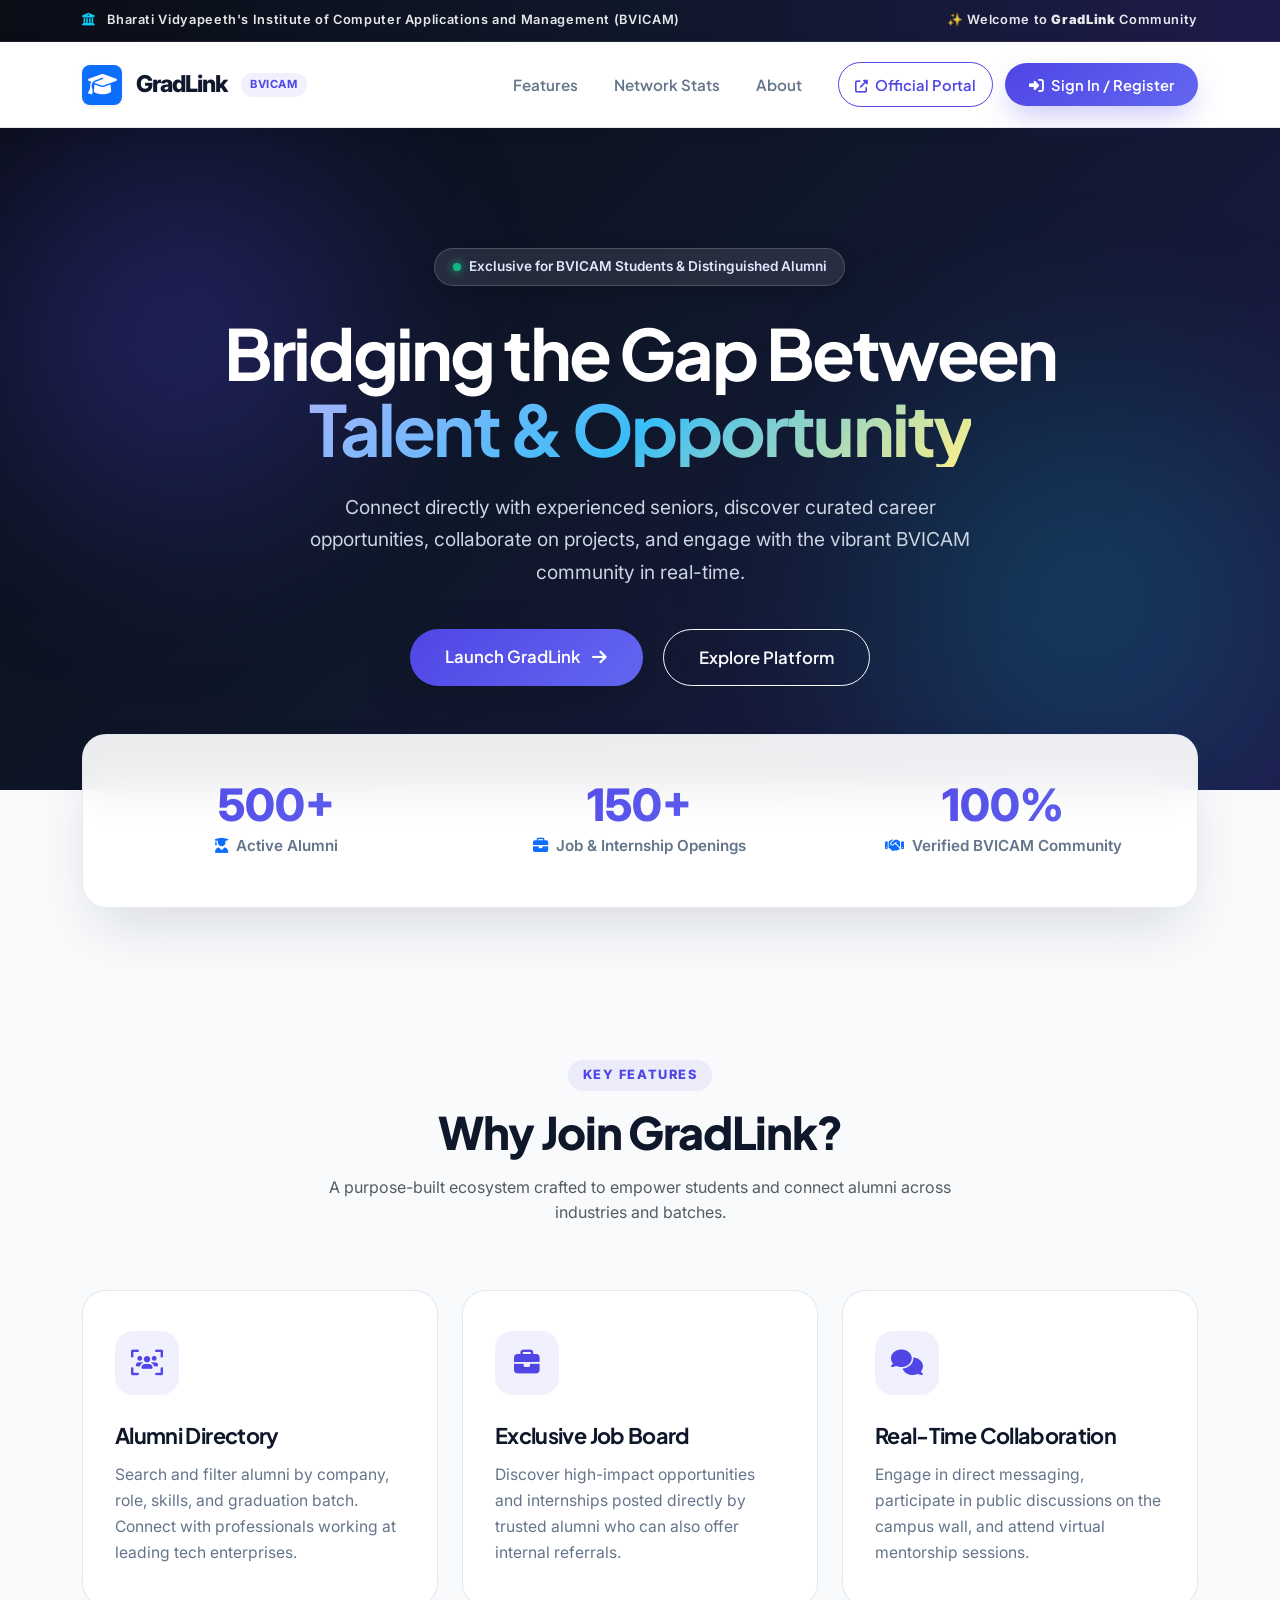
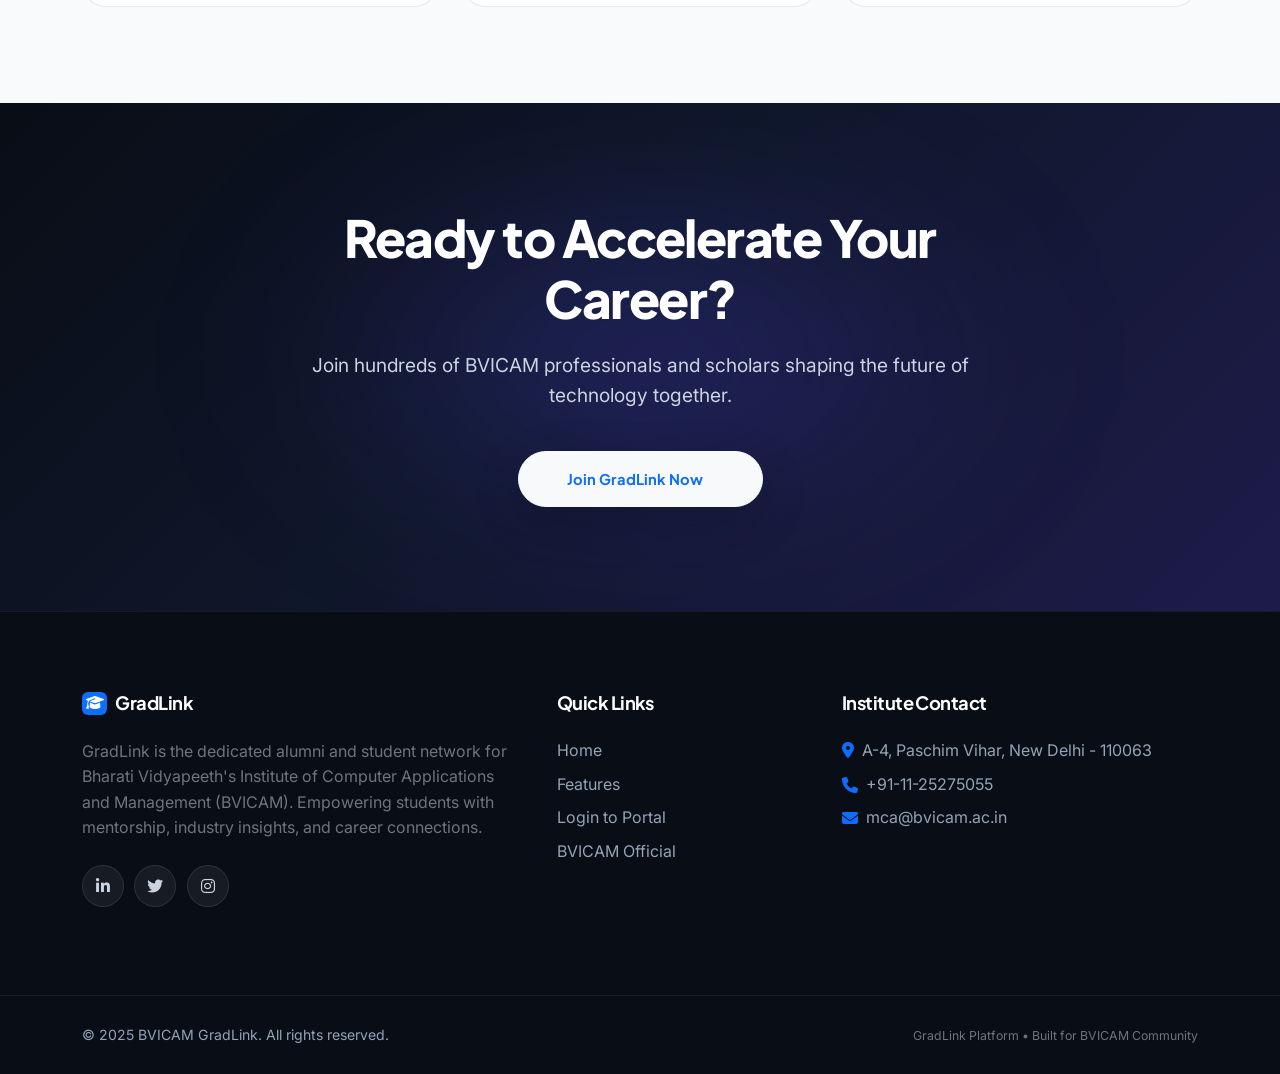
<file: src/main/resources/static/index.html>
<!DOCTYPE html>
<!--
  ============================================================================
  FILE: src/main/resources/static/index.html
  PURPOSE: Public marketing and onboarding landing page for GradLink (BVICAM).

  OVERVIEW:
    Static entry page served at `/` and `/index.html`. Introduces the GradLink
    student & alumni networking platform with:
      1. Top Institutional Announcement Bar (`.top-bar`)
      2. Sticky Glassmorphic Navigation Bar (`.navbar`) with section links
         (`#features`, `#stats`, `#about`), BVICAM official portal link, and
         CTA button to `login.html`.
      3. Hero Banner (`.hero-section`) with primary "Launch GradLink" CTA.
      4. Community Statistics Section (`#stats`).
      5. Key Platform Features Grid (`#features` — Directory, Job Board, Real-Time Chat).
      6. Call-to-Action Banner (`.cta-section`) & Institute Contact Footer (`#about`).

  STYLESHEETS:
    - `css/tokens.css`  : Design tokens (colors, typography, shadows)
    - `css/landing.css` : Landing-page-specific layout and animations
  ============================================================================
-->
<html lang="en">
<head>
    <meta charset="UTF-8">
    <meta name="viewport" content="width=device-width, initial-scale=1.0">
    <title>GradLink | BVICAM Alumni & Student Network</title>
    <meta name="description" content="GradLink is the exclusive alumni and student networking platform for Bharati Vidyapeeth's Institute of Computer Applications and Management (BVICAM).">
    
    <!-- Google Fonts: Plus Jakarta Sans & Inter -->
    <link rel="preconnect" href="https://fonts.googleapis.com">
    <link rel="preconnect" href="https://fonts.gstatic.com" crossorigin>
    <link href="https://fonts.googleapis.com/css2?family=Plus+Jakarta+Sans:wght@400;500;600;700;800&family=Inter:wght@300;400;500;600;700&display=swap" rel="stylesheet">
    
    <!-- Bootstrap 5.3 & FontAwesome -->
    <link href="https://cdn.jsdelivr.net/npm/bootstrap@5.3.0/dist/css/bootstrap.min.css" rel="stylesheet">
    <link href="https://cdnjs.cloudflare.com/ajax/libs/font-awesome/6.4.0/css/all.min.css" rel="stylesheet">
    
    <!-- Custom Theme Tokens & Landing Styles -->
    <link href="css/tokens.css" rel="stylesheet">
    <link href="css/landing.css" rel="stylesheet">
</head>
<body class="landing-page">

    <!-- =====================================================================
         1. TOP ANNOUNCEMENT BAR: Displays institute name and welcome tagline
         ===================================================================== -->
    <div class="top-bar">
        <div class="container text-center text-md-start">
            <div class="row align-items-center">
                <div class="col-md-8 text-center text-md-start mb-1 mb-md-0">
                    <i class="fas fa-university me-2 text-info"></i>
                    Bharati Vidyapeeth's Institute of Computer Applications and Management (BVICAM)
                </div>
                <div class="col-md-4 text-center text-md-end">
                    <span>✨ Welcome to <strong>GradLink</strong> Community</span>
                </div>
            </div>
        </div>
    </div>

    <!-- =====================================================================
         2. STICKY GLASS NAVBAR: Brand logo, anchor links, and Sign In button
         ===================================================================== -->
    <nav class="navbar navbar-expand-lg sticky-top">
        <div class="container">
            <a class="navbar-brand" href="index.html">
                <span class="d-inline-flex align-items-center justify-content-center bg-primary text-white rounded-3 shadow-sm" style="width: 40px; height: 40px;">
                    <i class="fas fa-graduation-cap"></i>
                </span>
                <span>GradLink</span>
                <span class="brand-badge">BVICAM</span>
            </a>
            <button class="navbar-toggler border-0 shadow-none" type="button" data-bs-toggle="collapse" data-bs-target="#navbarNav" aria-label="Toggle navigation">
                <i class="fas fa-bars fs-5"></i>
            </button>
            <div class="collapse navbar-collapse" id="navbarNav">
                <ul class="navbar-nav ms-auto align-items-center gap-1">
                    <li class="nav-item">
                        <a class="nav-link" href="#features">Features</a>
                    </li>
                    <li class="nav-item">
                        <a class="nav-link" href="#stats">Network Stats</a>
                    </li>
                    <li class="nav-item">
                        <a class="nav-link" href="#about">About</a>
                    </li>
                    <li class="nav-item ms-lg-3">
                        <a href="https://bvicam.in" target="_blank" rel="noopener noreferrer" class="btn btn-outline-primary btn-sm px-3">
                            <i class="fas fa-external-link-alt me-1 small"></i> Official Portal
                        </a>
                    </li>
                    <li class="nav-item ms-lg-2 mt-2 mt-lg-0">
                        <a href="login.html" class="btn btn-primary btn-sm px-4">
                            <i class="fas fa-sign-in-alt me-1"></i> Sign In / Register
                        </a>
                    </li>
                </ul>
            </div>
        </div>
    </nav>

    <!-- =====================================================================
         3. HERO SECTION: Main headline, value proposition, and primary CTAs
         ===================================================================== -->
    <section class="hero-section text-center d-flex align-items-center">
        <div class="container hero-content">
            <div class="hero-badge animate-fade-in">
                <span class="pulse-dot"></span>
                <span>Exclusive for BVICAM Students & Distinguished Alumni</span>
            </div>
            <h1 class="display-3 fw-bold mb-4">
                Bridging the Gap Between<br>
                <span class="hero-gradient-text">Talent & Opportunity</span>
            </h1>
            <p class="hero-lead">
                Connect directly with experienced seniors, discover curated career opportunities, collaborate on projects, and engage with the vibrant BVICAM community in real-time.
            </p>
            <div class="hero-cta-group">
                <a href="login.html" class="btn btn-primary btn-lg hero-cta-btn shadow-lg">
                    Launch GradLink <i class="fas fa-arrow-right ms-2"></i>
                </a>
                <a href="#features" class="btn btn-outline-light btn-lg hero-cta-btn">
                    Explore Platform
                </a>
            </div>
        </div>
    </section>

    <!-- =====================================================================
         4. FLOATING STATISTICS CARD (#stats): Highlights network reach
         ===================================================================== -->
    <section class="stats-section" id="stats">
        <div class="container">
            <div class="stats-card-wrapper">
                <div class="row text-center g-4">
                    <div class="col-md-4">
                        <div class="stat-card">
                            <div class="stat-number">500+</div>
                            <p class="stat-label"><i class="fas fa-user-graduate text-primary me-2"></i>Active Alumni</p>
                        </div>
                    </div>
                    <div class="col-md-4">
                        <div class="stat-card">
                            <div class="stat-number">150+</div>
                            <p class="stat-label"><i class="fas fa-briefcase text-primary me-2"></i>Job & Internship Openings</p>
                        </div>
                    </div>
                    <div class="col-md-4">
                        <div class="stat-card">
                            <div class="stat-number">100%</div>
                            <p class="stat-label"><i class="fas fa-handshake text-primary me-2"></i>Verified BVICAM Community</p>
                        </div>
                    </div>
                </div>
            </div>
        </div>
    </section>

    <!-- =====================================================================
         5. KEY FEATURES SECTION (#features): Overview of core GradLink modules
         ===================================================================== -->
    <section id="features">
        <div class="container">
            <div class="section-header">
                <span class="section-kicker">Key Features</span>
                <h2 class="section-title">Why Join GradLink?</h2>
                <p class="text-muted fs-6">
                    A purpose-built ecosystem crafted to empower students and connect alumni across industries and batches.
                </p>
            </div>
            
            <div class="row g-4">
                <div class="col-md-4">
                    <div class="feature-card">
                        <div class="feature-icon-wrapper">
                            <i class="fas fa-users-viewfinder"></i>
                        </div>
                        <h4>Alumni Directory</h4>
                        <p>Search and filter alumni by company, role, skills, and graduation batch. Connect with professionals working at leading tech enterprises.</p>
                    </div>
                </div>
                <div class="col-md-4">
                    <div class="feature-card">
                        <div class="feature-icon-wrapper">
                            <i class="fas fa-briefcase"></i>
                        </div>
                        <h4>Exclusive Job Board</h4>
                        <p>Discover high-impact opportunities and internships posted directly by trusted alumni who can also offer internal referrals.</p>
                    </div>
                </div>
                <div class="col-md-4">
                    <div class="feature-card">
                        <div class="feature-icon-wrapper">
                            <i class="fas fa-comments"></i>
                        </div>
                        <h4>Real-Time Collaboration</h4>
                        <p>Engage in direct messaging, participate in public discussions on the campus wall, and attend virtual mentorship sessions.</p>
                    </div>
                </div>
            </div>
        </div>
    </section>

    <!-- =====================================================================
         6. CALL TO ACTION BANNER: Prompts visitors to sign in to GradLink
         ===================================================================== -->
    <section class="cta-section">
        <div class="container">
            <div class="cta-content">
                <h2>Ready to Accelerate Your Career?</h2>
                <p>Join hundreds of BVICAM professionals and scholars shaping the future of technology together.</p>
                <a href="login.html" class="btn btn-light text-primary btn-lg px-5 py-3 rounded-pill fw-bold shadow-lg">
                    Join GradLink Now <i class="fas fa-sparkles ms-2 text-warning"></i>
                </a>
            </div>
        </div>
    </section>

    <!-- =====================================================================
         7. FOOTER (#about): Brand summary, quick navigation links, & address
         ===================================================================== -->
    <footer>
        <div class="container">
            <div class="row g-4">
                <div class="col-lg-5 col-md-12 mb-4">
                    <h5 class="d-flex align-items-center gap-2">
                        <span class="bg-primary text-white rounded p-1 d-inline-flex" style="font-size: 0.9rem;">
                            <i class="fas fa-graduation-cap"></i>
                        </span>
                        <span>GradLink</span>
                    </h5>
                    <p class="pe-lg-4 text-secondary">
                        GradLink is the dedicated alumni and student network for Bharati Vidyapeeth's Institute of Computer Applications and Management (BVICAM). Empowering students with mentorship, industry insights, and career connections.
                    </p>
                    <div class="mt-4 d-flex">
                        <a href="#" class="social-icon-link" aria-label="GradLink LinkedIn" title="LinkedIn">
                            <i class="fab fa-linkedin-in"></i>
                        </a>
                        <a href="#" class="social-icon-link" aria-label="GradLink Twitter" title="Twitter">
                            <i class="fab fa-twitter"></i>
                        </a>
                        <a href="#" class="social-icon-link" aria-label="GradLink Instagram" title="Instagram">
                            <i class="fab fa-instagram"></i>
                        </a>
                    </div>
                </div>
                
                <div class="col-lg-3 col-md-6 mb-4">
                    <h5>Quick Links</h5>
                    <ul class="list-unstyled">
                        <li class="mb-2"><a href="#">Home</a></li>
                        <li class="mb-2"><a href="#features">Features</a></li>
                        <li class="mb-2"><a href="login.html">Login to Portal</a></li>
                        <li class="mb-2"><a href="https://bvicam.in" target="_blank" rel="noopener noreferrer">BVICAM Official</a></li>
                    </ul>
                </div>

                <div class="col-lg-4 col-md-6 mb-4" id="about">
                    <h5>Institute Contact</h5>
                    <ul class="list-unstyled">
                        <li class="mb-2 d-flex align-items-start gap-2">
                            <i class="fas fa-map-marker-alt text-primary mt-1"></i>
                            <span>A-4, Paschim Vihar, New Delhi - 110063</span>
                        </li>
                        <li class="mb-2 d-flex align-items-center gap-2">
                            <i class="fas fa-phone text-primary"></i>
                            <span>+91-11-25275055</span>
                        </li>
                        <li class="mb-2 d-flex align-items-center gap-2">
                            <i class="fas fa-envelope text-primary"></i>
                            <span>mca@bvicam.ac.in</span>
                        </li>
                    </ul>
                </div>
            </div>
        </div>

        <div class="footer-bottom">
            <div class="container">
                <div class="row align-items-center">
                    <div class="col-md-6 text-center text-md-start mb-2 mb-md-0">
                        &copy; 2025 BVICAM GradLink. All rights reserved.
                    </div>
                    <div class="col-md-6 text-center text-md-end">
                        <small class="text-secondary">
                            GradLink Platform • Built for BVICAM Community
                        </small>
                    </div>
                </div>
            </div>
        </div>
    </footer>

    <!-- Bootstrap Bundle JS (for mobile navbar collapse toggle) -->
    <script src="https://cdn.jsdelivr.net/npm/bootstrap@5.3.0/dist/js/bootstrap.bundle.min.js"></script>
</body>
</html>
</file>
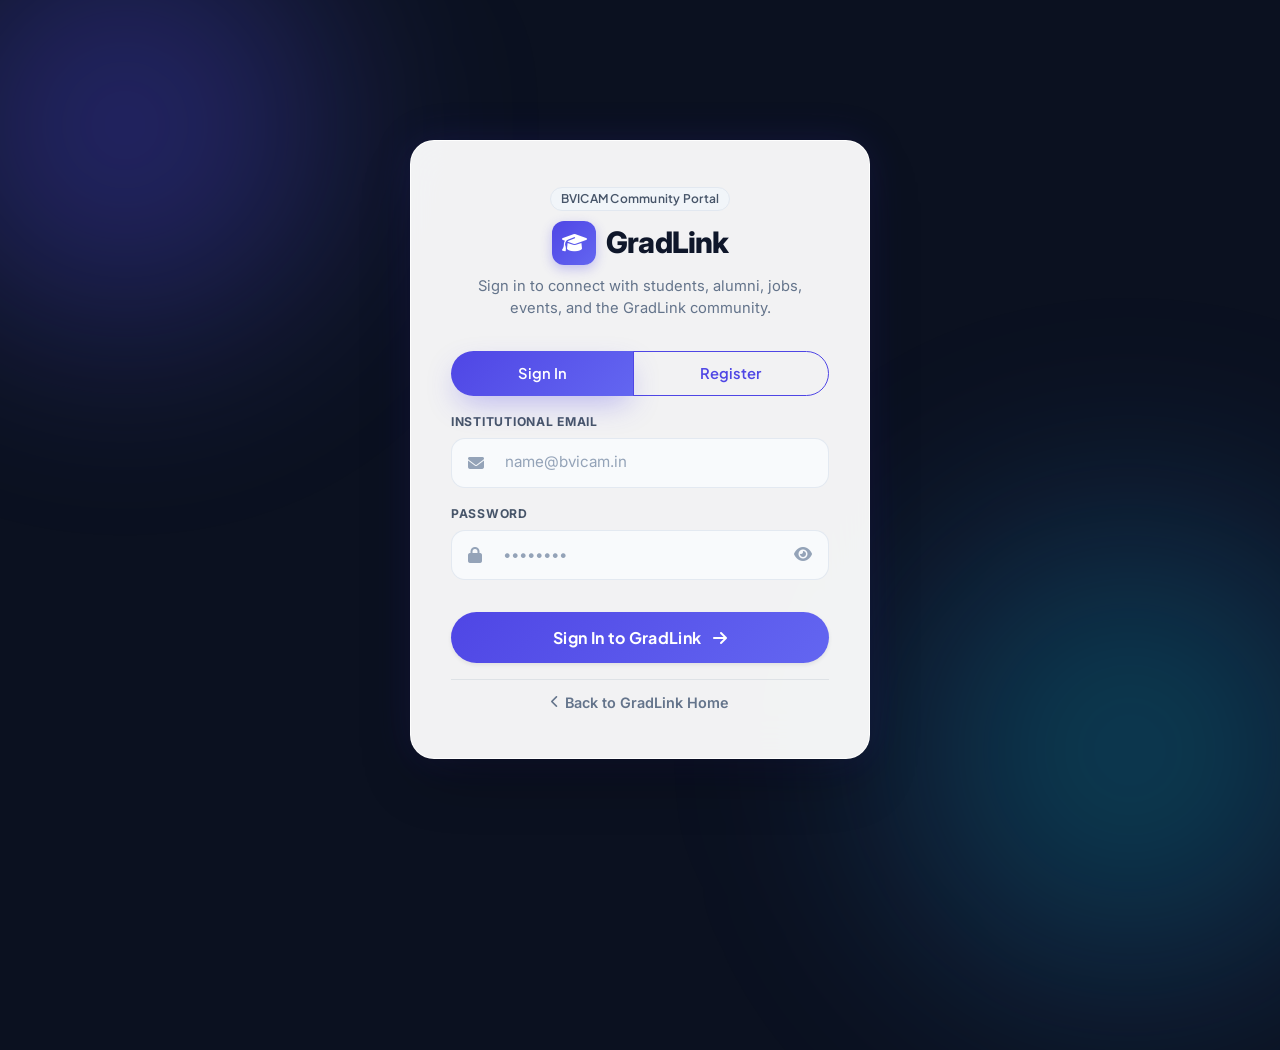
<file: src/main/resources/static/login.html>
<!DOCTYPE html>
<html lang="en">
<head>
    <meta charset="UTF-8">
    <meta name="viewport" content="width=device-width, initial-scale=1.0">
    <title>Login & Register - GradLink</title>
    <meta name="description" content="Sign in or register for GradLink, the exclusive BVICAM student and alumni networking platform.">

    <!-- Google Fonts -->
    <link rel="preconnect" href="https://fonts.googleapis.com">
    <link rel="preconnect" href="https://fonts.gstatic.com" crossorigin>
    <link href="https://fonts.googleapis.com/css2?family=Plus+Jakarta+Sans:wght@400;500;600;700;800&family=Inter:wght@300;400;500;600;700&display=swap" rel="stylesheet">

    <!-- Bootstrap 5.3 & FontAwesome -->
    <link href="https://cdn.jsdelivr.net/npm/bootstrap@5.3.0/dist/css/bootstrap.min.css" rel="stylesheet">
    <link href="https://cdnjs.cloudflare.com/ajax/libs/font-awesome/6.4.0/css/all.min.css" rel="stylesheet">

    <!-- Custom Theme Tokens & Auth Styles -->
    <link href="css/tokens.css" rel="stylesheet">
    <link href="css/auth.css" rel="stylesheet">
</head>
<body class="auth-page">

    <div class="container">
        <div class="login-card">
            <div class="text-center mb-3">
                <span class="badge badge-bvicam mb-2">BVICAM Community Portal</span>
                <div class="brand-header">
                    <div class="brand-icon-box">
                        <i class="fas fa-graduation-cap"></i>
                    </div>
                    <span>GradLink</span>
                </div>
                <p class="auth-subtitle" id="authSubtitle">Sign in to connect with students, alumni, jobs, events, and the GradLink community.</p>
            </div>

            <!-- Mode Toggle -->
            <div class="btn-group w-100 mb-3" role="group" aria-label="Authentication mode">
                <button type="button" id="showLoginTab" class="btn btn-primary btn-sm fw-semibold" onclick="switchAuthMode('login')">Sign In</button>
                <button type="button" id="showRegisterTab" class="btn btn-outline-primary btn-sm fw-semibold" onclick="switchAuthMode('register')">Register</button>
            </div>

            <!-- Dynamic Alert Box -->
            <div id="alertBox" class="alert alert-danger d-none" role="alert"></div>

            <!-- Login Form -->
            <form id="loginForm">
                <div class="mb-3">
                    <label for="email" class="form-label">Institutional Email</label>
                    <div class="input-group">
                        <span class="input-group-text"><i class="fas fa-envelope"></i></span>
                        <input type="email" id="email" class="form-control" placeholder="name@bvicam.in" required autocomplete="email">
                    </div>
                </div>

                <div class="mb-4">
                    <label for="password" class="form-label">Password</label>
                    <div class="input-group">
                        <span class="input-group-text"><i class="fas fa-lock"></i></span>
                        <input type="password" id="password" class="form-control" placeholder="••••••••" required autocomplete="current-password">
                        <button type="button" class="password-toggle-btn" onclick="togglePasswordVisibility('password', 'togglePasswordIcon')" aria-label="Toggle password visibility">
                            <i class="fas fa-eye" id="togglePasswordIcon"></i>
                        </button>
                    </div>
                </div>

                <button type="submit" id="loginSubmitBtn" class="btn btn-primary btn-submit shadow-sm">
                    <span>Sign In to GradLink</span>
                    <i class="fas fa-arrow-right ms-2"></i>
                </button>
            </form>

            <!-- Self-Registration Form (Student / Alumni) -->
            <form id="registerForm" class="d-none">
                <div class="mb-2">
                    <label for="regName" class="form-label">Full Name</label>
                    <div class="input-group">
                        <span class="input-group-text"><i class="fas fa-user"></i></span>
                        <input type="text" id="regName" class="form-control" placeholder="Your full name" required autocomplete="name">
                    </div>
                </div>

                <div class="mb-2">
                    <label for="regEmail" class="form-label">Email Address</label>
                    <div class="input-group">
                        <span class="input-group-text"><i class="fas fa-envelope"></i></span>
                        <input type="email" id="regEmail" class="form-control" placeholder="name@bvicam.in" required autocomplete="email">
                    </div>
                </div>

                <div class="row g-2 mb-2">
                    <div class="col-6">
                        <label for="regRole" class="form-label">Role</label>
                        <select id="regRole" class="form-select">
                            <option value="STUDENT" selected>Student</option>
                            <option value="ALUMNI">Alumni</option>
                        </select>
                    </div>
                    <div class="col-6">
                        <label for="regDept" class="form-label">Department</label>
                        <select id="regDept" class="form-select">
                            <option value="MCA" selected>MCA</option>
                            <option value="BJMC">BJMC</option>
                            <option value="">Other</option>
                        </select>
                    </div>
                </div>

                <div class="row g-2 mb-2">
                    <div class="col-6">
                        <label for="regBatch" class="form-label">Batch Year</label>
                        <input type="number" id="regBatch" class="form-control" placeholder="e.g. 2026" min="1995" max="2035">
                    </div>
                    <div class="col-6">
                        <label for="regEnrollment" class="form-label">Enrollment No.</label>
                        <input type="text" id="regEnrollment" class="form-control" placeholder="Optional">
                    </div>
                </div>

                <div class="mb-3">
                    <label for="regPassword" class="form-label">Password (min 6 chars)</label>
                    <div class="input-group">
                        <span class="input-group-text"><i class="fas fa-lock"></i></span>
                        <input type="password" id="regPassword" class="form-control" placeholder="Create password" minlength="6" required autocomplete="new-password">
                        <button type="button" class="password-toggle-btn" onclick="togglePasswordVisibility('regPassword', 'toggleRegPasswordIcon')" aria-label="Toggle registration password visibility">
                            <i class="fas fa-eye" id="toggleRegPasswordIcon"></i>
                        </button>
                    </div>
                </div>

                <button type="submit" id="registerSubmitBtn" class="btn btn-primary btn-submit shadow-sm">
                    <span>Create GradLink Account</span>
                    <i class="fas fa-user-plus ms-2"></i>
                </button>
            </form>

            <!-- Navigation link back to public landing page -->
            <div class="text-center mt-3 pt-2 border-top">
                <a href="index.html" class="auth-footer-link">
                    <i class="fas fa-chevron-left small"></i>
                    <span>Back to GradLink Home</span>
                </a>
            </div>
        </div>
    </div>

    <script>
        function togglePasswordVisibility(inputId = "password", iconId = "togglePasswordIcon") {
            const pwd = document.getElementById(inputId);
            const icon = document.getElementById(iconId);
            if (!pwd || !icon) return;
            if (pwd.type === "password") {
                pwd.type = "text";
                icon.classList.remove("fa-eye");
                icon.classList.add("fa-eye-slash");
            } else {
                pwd.type = "password";
                icon.classList.remove("fa-eye-slash");
                icon.classList.add("fa-eye");
            }
        }
    </script>
    <script src="js/app.js"></script>
</body>
</html>
</file>
<file: src/main/resources/static/css/tokens.css>
/* ==========================================================================
   GradLink (BVICAM) - Design System Tokens & Base Reset (tokens.css)
   --------------------------------------------------------------------------
   Purpose:
   - Defines all global CSS custom properties (--cc-*) for colors, surfaces,
     typography, spacing, border radii, shadows, and gradients.
   - Provides base element resets, scrollbar styling, Bootstrap overrides,
     and shared keyframe animations (fadeInScale, pulseRing, floatSlow).
   - Imported first by index.html, login.html, and dashboard.html.
   ========================================================================== */

@import url('https://fonts.googleapis.com/css2?family=Plus+Jakarta+Sans:wght@400;500;600;700;800&family=Inter:wght@300;400;500;600;700&display=swap');

:root {
    /* Brand Colors */
    --cc-primary: #4f46e5;
    --cc-primary-strong: #4338ca;
    --cc-primary-light: #6366f1;
    --cc-primary-subtle: rgba(79, 70, 229, 0.08);
    --cc-primary-glow: rgba(79, 70, 229, 0.25);
    
    --cc-secondary: #0f172a;
    --cc-secondary-light: #1e293b;
    --cc-secondary-subtle: rgba(15, 23, 42, 0.04);
    
    --cc-accent: #f59e0b;
    --cc-accent-rose: #ec4899;
    --cc-accent-cyan: #06b6d4;
    
    --cc-success: #10b981;
    --cc-success-subtle: rgba(16, 185, 129, 0.12);
    --cc-warning: #f59e0b;
    --cc-warning-subtle: rgba(245, 158, 11, 0.12);
    --cc-danger: #ef4444;
    --cc-danger-subtle: rgba(239, 68, 68, 0.12);
    --cc-info: #0ea5e9;
    --cc-info-subtle: rgba(14, 165, 233, 0.12);
    
    /* Neutral & Backgrounds */
    --cc-bg: #f8fafc;
    --cc-bg-mesh: radial-gradient(at 10% 10%, rgba(99, 102, 241, 0.08) 0px, transparent 50%),
                  radial-gradient(at 90% 15%, rgba(6, 182, 212, 0.07) 0px, transparent 45%),
                  radial-gradient(at 50% 90%, rgba(245, 158, 11, 0.05) 0px, transparent 50%),
                  #f8fafc;
    --cc-surface: rgba(255, 255, 255, 0.82);
    --cc-surface-strong: #ffffff;
    --cc-surface-muted: #f1f5f9;
    --cc-surface-glass: rgba(255, 255, 255, 0.75);
    
    /* Borders */
    --cc-border: rgba(226, 232, 240, 0.9);
    --cc-border-subtle: rgba(241, 245, 249, 0.8);
    --cc-border-strong: rgba(203, 213, 225, 0.95);
    --cc-border-glow: rgba(99, 102, 241, 0.35);
    
    /* Typography */
    --cc-text: #0f172a;
    --cc-text-secondary: #334155;
    --cc-muted: #64748b;
    --cc-font-heading: 'Plus Jakarta Sans', system-ui, -apple-system, sans-serif;
    --cc-font-body: 'Inter', system-ui, -apple-system, sans-serif;
    
    /* Gradients */
    --cc-gradient-primary: linear-gradient(135deg, #4f46e5 0%, #3b82f6 50%, #06b6d4 100%);
    --cc-gradient-brand: linear-gradient(135deg, #4f46e5 0%, #6366f1 100%);
    --cc-gradient-card: linear-gradient(180deg, rgba(255, 255, 255, 0.95) 0%, rgba(248, 250, 252, 0.95) 100%);
    --cc-gradient-hero: linear-gradient(135deg, #090d16 0%, #0f172a 45%, #1e1b4b 100%);
    --cc-gradient-accent: linear-gradient(135deg, #f59e0b 0%, #ef4444 100%);
    --cc-gradient-glow: linear-gradient(135deg, rgba(79, 70, 229, 0.2) 0%, rgba(59, 130, 246, 0.2) 100%);
    
    /* Shapes & Radii */
    --cc-radius-full: 9999px;
    --cc-radius-xl: 24px;
    --cc-radius-lg: 18px;
    --cc-radius-md: 14px;
    --cc-radius-sm: 10px;
    
    /* Shadows */
    --cc-shadow-sm: 0 2px 6px rgba(15, 23, 42, 0.04), 0 1px 2px rgba(15, 23, 42, 0.02);
    --cc-shadow-md: 0 10px 25px -5px rgba(15, 23, 42, 0.06), 0 8px 10px -6px rgba(15, 23, 42, 0.03);
    --cc-shadow-lg: 0 20px 40px -12px rgba(15, 23, 42, 0.09), 0 12px 16px -8px rgba(15, 23, 42, 0.04);
    --cc-shadow-xl: 0 28px 60px -15px rgba(15, 23, 42, 0.14);
    --cc-shadow-primary: 0 12px 30px -6px rgba(79, 70, 229, 0.35);
    --cc-shadow-glow: 0 0 24px rgba(99, 102, 241, 0.25);
}

html {
    scroll-behavior: smooth;
}

body {
    min-height: 100vh;
    background: var(--cc-bg-mesh);
    color: var(--cc-text);
    font-family: var(--cc-font-body);
    overflow-x: hidden;
    line-height: 1.6;
    -webkit-font-smoothing: antialiased;
    -moz-osx-font-smoothing: grayscale;
}

body::selection,
body ::selection {
    background: rgba(79, 70, 229, 0.2);
    color: var(--cc-primary-strong);
}

h1, h2, h3, h4, h5, h6, .brand-font {
    font-family: var(--cc-font-heading);
    letter-spacing: -0.03em;
    font-weight: 700;
}

a {
    color: inherit;
    text-decoration: none;
    transition: color 0.2s ease;
}

a:hover {
    color: var(--cc-primary);
}

/* Custom modern scrollbar */
::-webkit-scrollbar {
    width: 8px;
    height: 8px;
}
::-webkit-scrollbar-track {
    background: transparent;
}
::-webkit-scrollbar-thumb {
    background: rgba(148, 163, 184, 0.5);
    border-radius: 999px;
}
::-webkit-scrollbar-thumb:hover {
    background: rgba(100, 116, 139, 0.7);
}

/* Buttons */
.btn {
    border-radius: var(--cc-radius-full);
    font-family: var(--cc-font-heading);
    font-weight: 600;
    font-size: 0.92rem;
    padding: 0.65rem 1.35rem;
    transition: all 0.25s cubic-bezier(0.16, 1, 0.3, 1);
    position: relative;
    overflow: hidden;
}

.btn:hover {
    transform: translateY(-2px);
}

.btn:active {
    transform: translateY(0);
}

.btn-primary {
    background: var(--cc-gradient-brand);
    border: none;
    color: #fff;
    box-shadow: var(--cc-shadow-primary);
}

.btn-primary:hover,
.btn-primary:focus,
.btn-primary:active {
    background: linear-gradient(135deg, #4338ca 0%, #4f46e5 100%) !important;
    box-shadow: 0 16px 36px -6px rgba(79, 70, 229, 0.45);
    color: #fff !important;
}

.btn-outline-primary {
    border: 1.5px solid var(--cc-primary);
    color: var(--cc-primary);
    background: transparent;
}

.btn-outline-primary:hover {
    background: var(--cc-primary-subtle);
    border-color: var(--cc-primary-strong);
    color: var(--cc-primary-strong);
}

/* Glass Surface Utilities */
.cc-glass-panel {
    background: var(--cc-surface-glass);
    backdrop-filter: blur(20px);
    -webkit-backdrop-filter: blur(20px);
    border: 1px solid var(--cc-border);
    box-shadow: var(--cc-shadow-md);
    border-radius: var(--cc-radius-xl);
}

.cc-card {
    background: var(--cc-surface-strong);
    border: 1px solid var(--cc-border);
    border-radius: var(--cc-radius-lg);
    box-shadow: var(--cc-shadow-sm);
    transition: all 0.25s cubic-bezier(0.16, 1, 0.3, 1);
}

.cc-card:hover {
    transform: translateY(-4px);
    box-shadow: var(--cc-shadow-lg);
    border-color: var(--cc-border-glow);
}

/* Form Controls */
.form-control,
.form-select {
    border-radius: var(--cc-radius-md);
    border: 1.5px solid var(--cc-border);
    background-color: rgba(255, 255, 255, 0.95);
    padding: 0.75rem 1rem;
    font-size: 0.95rem;
    color: var(--cc-text);
    transition: all 0.2s ease;
}

.form-control:focus,
.form-select:focus {
    border-color: var(--cc-primary);
    box-shadow: 0 0 0 4px var(--cc-primary-glow);
    background-color: #fff;
}

.form-control::placeholder {
    color: #94a3b8;
}

/* Badges and Chips */
.badge {
    font-family: var(--cc-font-heading);
    font-weight: 600;
    letter-spacing: 0.02em;
    padding: 0.45em 0.85em;
    border-radius: var(--cc-radius-full);
}

.badge-gradlink {
    background: var(--cc-gradient-brand);
    color: #fff;
    box-shadow: 0 4px 12px rgba(79, 70, 229, 0.3);
}

.bg-primary-subtle {
    background-color: var(--cc-primary-subtle) !important;
    color: var(--cc-primary) !important;
}

/* Micro-animations */
@keyframes pulseRing {
    0% {
        transform: scale(0.95);
        box-shadow: 0 0 0 0 rgba(79, 70, 229, 0.5);
    }
    70% {
        transform: scale(1);
        box-shadow: 0 0 0 14px rgba(79, 70, 229, 0);
    }
    100% {
        transform: scale(0.95);
        box-shadow: 0 0 0 0 rgba(79, 70, 229, 0);
    }
}

@keyframes floatOrb {
    0%, 100% {
        transform: translate(0, 0) scale(1);
    }
    50% {
        transform: translate(15px, -20px) scale(1.05);
    }
}

@keyframes fadeInScale {
    from {
        opacity: 0;
        transform: scale(0.96) translateY(6px);
    }
    to {
        opacity: 1;
        transform: scale(1) translateY(0);
    }
}

.animate-fade-in {
    animation: fadeInScale 0.35s cubic-bezier(0.16, 1, 0.3, 1) forwards;
}

/* Modals */
.modal-content {
    border: 1px solid var(--cc-border);
    border-radius: var(--cc-radius-xl);
    box-shadow: var(--cc-shadow-xl);
    background: rgba(255, 255, 255, 0.96);
    backdrop-filter: blur(24px);
    -webkit-backdrop-filter: blur(24px);
    overflow: hidden;
}

.modal-header {
    border-bottom: 1px solid var(--cc-border);
    padding: 1.25rem 1.5rem;
}

.modal-footer {
    border-top: 1px solid var(--cc-border);
    padding: 1rem 1.5rem;
}

/* Avatar styling */
.avatar-circle {
    width: 44px;
    height: 44px;
    border-radius: 50%;
    background: linear-gradient(135deg, #e0e7ff 0%, #c7d2fe 100%);
    color: var(--cc-primary);
    font-family: var(--cc-font-heading);
    font-weight: 700;
    font-size: 1.05rem;
    display: flex;
    align-items: center;
    justify-content: center;
    border: 2px solid #ffffff;
    box-shadow: var(--cc-shadow-sm);
    flex-shrink: 0;
}
</file>
<file: src/main/resources/static/css/landing.css>
/* ==========================================================================
   GradLink (BVICAM) - Public Landing Page Styles (landing.css)
   --------------------------------------------------------------------------
   Purpose:
   - Styles index.html (public marketing & campus showcase homepage):
     * Announcement top bar (.top-bar) & sticky navigation bar
     * Hero banner with campus background, floating preview cards, and stats strip
     * Feature highlight cards (.feature-card) & Alumni Spotlight section
     * Call-to-action banner (.cta-section) and multi-column footer
   ========================================================================== */

.landing-page {
    background: var(--cc-bg);
}

/* Announcement Top Bar */
.landing-page .top-bar {
    background: linear-gradient(90deg, #090d16 0%, #0f172a 50%, #1e1b4b 100%);
    color: rgba(255, 255, 255, 0.9);
    font-size: 0.8rem;
    font-weight: 600;
    padding: 0.65rem 0;
    letter-spacing: 0.05em;
    border-bottom: 1px solid rgba(255, 255, 255, 0.08);
}

.landing-page .top-bar a {
    color: #38bdf8;
    text-decoration: underline;
    text-underline-offset: 3px;
}

/* Glass Navbar */
.landing-page .navbar {
    padding: 1.1rem 0;
    background: rgba(255, 255, 255, 0.88);
    backdrop-filter: blur(20px);
    -webkit-backdrop-filter: blur(20px);
    border-bottom: 1px solid var(--cc-border);
    box-shadow: 0 4px 20px -4px rgba(15, 23, 42, 0.05);
    transition: all 0.3s ease;
}

.landing-page .navbar-brand {
    display: flex;
    align-items: center;
    gap: 0.85rem;
    font-size: 1.45rem;
    font-weight: 800;
    color: var(--cc-secondary) !important;
    letter-spacing: -0.04em;
}

.landing-page .navbar-brand .brand-badge {
    font-size: 0.7rem;
    font-weight: 700;
    background: var(--cc-primary-subtle);
    color: var(--cc-primary);
    padding: 0.2rem 0.6rem;
    border-radius: var(--cc-radius-full);
    letter-spacing: 0.04em;
}

.landing-page .navbar-brand img {
    height: 42px;
    width: auto;
    border-radius: 8px;
}

.landing-page .navbar .nav-link {
    color: var(--cc-muted);
    font-family: var(--cc-font-heading);
    font-weight: 600;
    font-size: 0.95rem;
    padding: 0.5rem 1rem !important;
    border-radius: var(--cc-radius-full);
    transition: all 0.2s ease;
}

.landing-page .navbar .nav-link:hover {
    color: var(--cc-primary);
    background: var(--cc-primary-subtle);
}

/* Hero Section */
.landing-page .hero-section {
    position: relative;
    isolation: isolate;
    padding: 7.5rem 0 6.5rem;
    background: var(--cc-gradient-hero);
    color: #ffffff;
    overflow: hidden;
}

/* Ambient glow orbs in hero */
.landing-page .hero-section::before {
    content: "";
    position: absolute;
    top: -15%;
    left: -10%;
    width: 600px;
    height: 600px;
    border-radius: 50%;
    background: radial-gradient(circle, rgba(79, 70, 229, 0.35) 0%, transparent 70%);
    filter: blur(60px);
    z-index: -1;
    animation: floatOrb 12s ease-in-out infinite alternate;
}

.landing-page .hero-section::after {
    content: "";
    position: absolute;
    bottom: -20%;
    right: -10%;
    width: 650px;
    height: 650px;
    border-radius: 50%;
    background: radial-gradient(circle, rgba(6, 182, 212, 0.25) 0%, transparent 70%);
    filter: blur(70px);
    z-index: -1;
    animation: floatOrb 15s ease-in-out infinite alternate-reverse;
}

.landing-page .hero-content {
    position: relative;
    z-index: 1;
}

.landing-page .hero-badge {
    display: inline-flex;
    align-items: center;
    gap: 0.5rem;
    background: rgba(255, 255, 255, 0.1);
    border: 1px solid rgba(255, 255, 255, 0.18);
    backdrop-filter: blur(12px);
    color: #e0e7ff;
    padding: 0.45rem 1.1rem;
    border-radius: var(--cc-radius-full);
    font-size: 0.85rem;
    font-weight: 600;
    margin-bottom: 1.75rem;
    box-shadow: 0 4px 16px rgba(0, 0, 0, 0.2);
}

.landing-page .hero-badge .pulse-dot {
    width: 8px;
    height: 8px;
    border-radius: 50%;
    background: #10b981;
    box-shadow: 0 0 10px #10b981;
    display: inline-block;
}

.landing-page .hero-section h1 {
    font-size: clamp(2.8rem, 5.5vw, 4.8rem);
    line-height: 1.08;
    font-weight: 800;
    letter-spacing: -0.04em;
    margin-bottom: 1.5rem;
}

.landing-page .hero-gradient-text {
    background: linear-gradient(135deg, #a5b4fc 0%, #38bdf8 50%, #fef08a 100%);
    -webkit-background-clip: text;
    -webkit-text-fill-color: transparent;
    display: inline-block;
}

.landing-page .hero-lead {
    max-width: 680px;
    color: #cbd5e1;
    font-size: 1.2rem;
    line-height: 1.7;
    margin: 0 auto 2.5rem;
}

.landing-page .hero-cta-group {
    display: flex;
    justify-content: center;
    flex-wrap: wrap;
    gap: 1.25rem;
}

.landing-page .hero-cta-btn {
    padding: 0.95rem 2.2rem;
    font-size: 1.05rem;
    border-radius: var(--cc-radius-full);
}

/* Floating Metrics Strip */
.landing-page .stats-section {
    position: relative;
    z-index: 2;
    margin-top: -3.5rem;
    padding-bottom: 3.5rem;
}

.landing-page .stats-card-wrapper {
    background: rgba(255, 255, 255, 0.92);
    backdrop-filter: blur(20px);
    -webkit-backdrop-filter: blur(20px);
    border: 1px solid var(--cc-border);
    border-radius: var(--cc-radius-xl);
    padding: 2rem 1.5rem;
    box-shadow: var(--cc-shadow-xl);
}

.landing-page .stat-card {
    text-align: center;
    padding: 1rem;
    border-right: 1px solid var(--cc-border);
}

.landing-page .stat-card:last-child {
    border-right: none;
}

.landing-page .stat-number {
    font-size: 2.8rem;
    font-weight: 800;
    line-height: 1;
    margin-bottom: 0.4rem;
    background: var(--cc-gradient-brand);
    -webkit-background-clip: text;
    -webkit-text-fill-color: transparent;
}

.landing-page .stat-label {
    color: var(--cc-muted);
    font-weight: 600;
    font-size: 0.95rem;
    margin: 0;
}

/* Features Section */
.landing-page #features {
    padding: 6rem 0;
}

.landing-page .section-header {
    text-align: center;
    max-width: 680px;
    margin: 0 auto 4rem;
}

.landing-page .section-kicker {
    display: inline-block;
    font-size: 0.8rem;
    font-weight: 800;
    text-transform: uppercase;
    letter-spacing: 0.12em;
    color: var(--cc-primary);
    background: var(--cc-primary-subtle);
    padding: 0.35rem 0.9rem;
    border-radius: var(--cc-radius-full);
    margin-bottom: 0.85rem;
}

.landing-page .section-title {
    font-size: clamp(2.2rem, 3.5vw, 3rem);
    font-weight: 800;
    letter-spacing: -0.03em;
    color: var(--cc-secondary);
    margin-bottom: 1rem;
}

.landing-page .feature-card {
    background: var(--cc-surface-strong);
    border: 1px solid var(--cc-border);
    border-radius: var(--cc-radius-xl);
    padding: 2.5rem 2rem;
    height: 100%;
    transition: all 0.3s cubic-bezier(0.16, 1, 0.3, 1);
    position: relative;
    overflow: hidden;
}

.landing-page .feature-card::before {
    content: "";
    position: absolute;
    top: 0;
    left: 0;
    width: 100%;
    height: 4px;
    background: var(--cc-gradient-brand);
    opacity: 0;
    transition: opacity 0.3s ease;
}

.landing-page .feature-card:hover {
    transform: translateY(-8px);
    box-shadow: var(--cc-shadow-xl);
    border-color: var(--cc-border-glow);
}

.landing-page .feature-card:hover::before {
    opacity: 1;
}

.landing-page .feature-icon-wrapper {
    width: 64px;
    height: 64px;
    border-radius: 18px;
    background: var(--cc-primary-subtle);
    color: var(--cc-primary);
    display: flex;
    align-items: center;
    justify-content: center;
    font-size: 1.6rem;
    margin-bottom: 1.75rem;
    transition: transform 0.3s ease;
}

.landing-page .feature-card:hover .feature-icon-wrapper {
    transform: scale(1.1);
    background: var(--cc-gradient-brand);
    color: #ffffff;
    box-shadow: 0 8px 20px rgba(79, 70, 229, 0.3);
}

.landing-page .feature-card h4 {
    font-size: 1.35rem;
    font-weight: 700;
    margin-bottom: 0.85rem;
    color: var(--cc-secondary);
}

.landing-page .feature-card p {
    color: var(--cc-muted);
    font-size: 0.98rem;
    line-height: 1.65;
    margin: 0;
}

/* Call to Action Section */
.landing-page .cta-section {
    position: relative;
    padding: 6.5rem 0;
    background: var(--cc-gradient-hero);
    color: #ffffff;
    text-align: center;
    overflow: hidden;
}

.landing-page .cta-section::before {
    content: "";
    position: absolute;
    top: 50%;
    left: 50%;
    transform: translate(-50%, -50%);
    width: 800px;
    height: 400px;
    background: radial-gradient(ellipse, rgba(79, 70, 229, 0.3) 0%, transparent 70%);
    filter: blur(80px);
    z-index: 0;
}

.landing-page .cta-content {
    position: relative;
    z-index: 1;
    max-width: 720px;
    margin: 0 auto;
}

.landing-page .cta-section h2 {
    font-size: clamp(2.4rem, 4vw, 3.4rem);
    font-weight: 800;
    margin-bottom: 1.25rem;
    letter-spacing: -0.03em;
}

.landing-page .cta-section p {
    font-size: 1.2rem;
    color: #cbd5e1;
    margin-bottom: 2.5rem;
}

/* Modern Dark Luxury Footer */
.landing-page footer {
    background: #090d16;
    color: #94a3b8;
    padding-top: 5rem;
    border-top: 1px solid rgba(255, 255, 255, 0.06);
}

.landing-page footer h5 {
    color: #ffffff;
    font-size: 1.15rem;
    font-weight: 700;
    margin-bottom: 1.5rem;
}

.landing-page footer a {
    color: #94a3b8;
    transition: color 0.2s ease, transform 0.2s ease;
    display: inline-block;
}

.landing-page footer a:hover {
    color: #ffffff;
    transform: translateX(3px);
}

.landing-page footer .social-icon-link {
    width: 42px;
    height: 42px;
    border-radius: 50%;
    background: rgba(255, 255, 255, 0.06);
    display: inline-flex;
    align-items: center;
    justify-content: center;
    color: #cbd5e1;
    margin-right: 0.65rem;
    border: 1px solid rgba(255, 255, 255, 0.1);
    transition: all 0.25s ease;
}

.landing-page footer .social-icon-link:hover {
    background: var(--cc-primary);
    color: #ffffff;
    transform: translateY(-3px);
    box-shadow: 0 6px 16px rgba(79, 70, 229, 0.35);
}

.landing-page .footer-bottom {
    margin-top: 4rem;
    padding: 1.75rem 0;
    border-top: 1px solid rgba(255, 255, 255, 0.08);
    font-size: 0.88rem;
}

@media (max-width: 767.98px) {
    .landing-page .stats-card-wrapper {
        padding: 1.5rem 1rem;
    }
    
    .landing-page .stat-card {
        border-right: none;
        border-bottom: 1px solid var(--cc-border);
        padding-bottom: 1.5rem;
    }
    
    .landing-page .stat-card:last-child {
        border-bottom: none;
        padding-bottom: 0;
    }
}
</file>
<file: src/main/resources/static/css/auth.css>
/* ==========================================================================
   GradLink (BVICAM) - Authentication / Login Page Styles (auth.css)
   --------------------------------------------------------------------------
   Purpose:
   - Styles login.html:
     * Full-viewport dark ambient canvas (.auth-page) with glowing orbs
     * Split-screen glassmorphic login card (.auth-card)
     * Left-side campus brand showcase panel (.auth-brand-panel)
     * Right-side sign-in form, password toggle, and error alert states
   ========================================================================== */

.auth-page {
    min-height: 100vh;
    display: flex;
    align-items: center;
    justify-content: center;
    background: #0b1120;
    position: relative;
    overflow: hidden;
    padding: 2rem 1rem;
    font-family: var(--cc-font-body);
}

/* Ambient dynamic glowing background orbs */
.auth-page::before {
    content: "";
    position: absolute;
    top: -150px;
    left: -150px;
    width: 550px;
    height: 550px;
    border-radius: 50%;
    background: radial-gradient(circle, rgba(79, 70, 229, 0.45) 0%, rgba(99, 102, 241, 0.1) 60%, transparent 80%);
    filter: blur(80px);
    pointer-events: none;
    animation: floatOrb 10s ease-in-out infinite alternate;
}

.auth-page::after {
    content: "";
    position: absolute;
    bottom: -150px;
    right: -150px;
    width: 600px;
    height: 600px;
    border-radius: 50%;
    background: radial-gradient(circle, rgba(6, 182, 212, 0.35) 0%, rgba(59, 130, 246, 0.1) 60%, transparent 80%);
    filter: blur(90px);
    pointer-events: none;
    animation: floatOrb 14s ease-in-out infinite alternate-reverse;
}

.auth-page .container {
    position: relative;
    z-index: 2;
}

.login-card {
    max-width: 460px;
    margin: 0 auto;
    padding: 2.75rem 2.5rem;
    border-radius: var(--cc-radius-xl);
    background: rgba(255, 255, 255, 0.95);
    border: 1px solid rgba(255, 255, 255, 0.9);
    box-shadow: 0 25px 60px -15px rgba(0, 0, 0, 0.4), 0 0 40px rgba(79, 70, 229, 0.15);
    backdrop-filter: blur(24px);
    -webkit-backdrop-filter: blur(24px);
    animation: fadeInScale 0.4s cubic-bezier(0.16, 1, 0.3, 1) forwards;
}

.login-card .brand-header {
    display: flex;
    align-items: center;
    justify-content: center;
    gap: 0.65rem;
    font-size: 1.85rem;
    font-weight: 800;
    color: var(--cc-secondary);
    letter-spacing: -0.03em;
    margin-bottom: 0.5rem;
}

.login-card .brand-icon-box {
    width: 44px;
    height: 44px;
    border-radius: 12px;
    background: var(--cc-gradient-brand);
    color: #ffffff;
    display: flex;
    align-items: center;
    justify-content: center;
    font-size: 1.25rem;
    box-shadow: 0 4px 12px rgba(79, 70, 229, 0.3);
}

.login-card .auth-subtitle {
    color: var(--cc-muted);
    text-align: center;
    font-size: 0.92rem;
    line-height: 1.5;
    margin-bottom: 2rem;
}

.login-card .form-label {
    color: #475569;
    font-size: 0.76rem;
    font-weight: 700;
    letter-spacing: 0.06em;
    text-transform: uppercase;
    margin-bottom: 0.4rem;
    display: block;
}

.login-card .input-group {
    position: relative;
    border-radius: var(--cc-radius-md);
    overflow: hidden;
    border: 1.5px solid var(--cc-border);
    background-color: #f8fafc;
    transition: all 0.2s ease;
}

.login-card .input-group:focus-within {
    border-color: var(--cc-primary);
    box-shadow: 0 0 0 4px var(--cc-primary-glow);
    background-color: #ffffff;
}

.login-card .input-group-text {
    background: transparent;
    border: none;
    color: #94a3b8;
    padding-left: 1rem;
    padding-right: 0.5rem;
}

.login-card .form-control {
    border: none;
    background: transparent !important;
    padding: 0.8rem 0.85rem;
    font-size: 0.95rem;
    box-shadow: none !important;
}

.login-card .password-toggle-btn {
    background: transparent;
    border: none;
    color: #94a3b8;
    padding: 0 1rem;
    cursor: pointer;
    transition: color 0.2s ease;
}

.login-card .password-toggle-btn:hover {
    color: var(--cc-primary);
}

.login-card .btn-submit {
    width: 100%;
    padding: 0.85rem 1rem;
    font-size: 1rem;
    font-weight: 700;
    letter-spacing: 0.02em;
    margin-top: 0.5rem;
}

.login-card .alert {
    border-radius: var(--cc-radius-md);
    font-size: 0.88rem;
    padding: 0.75rem 1rem;
    border: none;
    margin-bottom: 1.25rem;
}

.login-card .auth-footer-link {
    color: var(--cc-muted);
    font-size: 0.9rem;
    font-weight: 600;
    transition: all 0.2s ease;
    display: inline-flex;
    align-items: center;
    gap: 0.4rem;
}

.login-card .auth-footer-link:hover {
    color: var(--cc-primary);
    transform: translateX(-3px);
}

.login-card .badge-bvicam {
    background: #f1f5f9;
    color: #475569;
    font-size: 0.75rem;
    border: 1px solid #e2e8f0;
}

@media (max-width: 575.98px) {
    .login-card {
        padding: 2rem 1.5rem;
        border-radius: 20px;
    }
}
</file>
